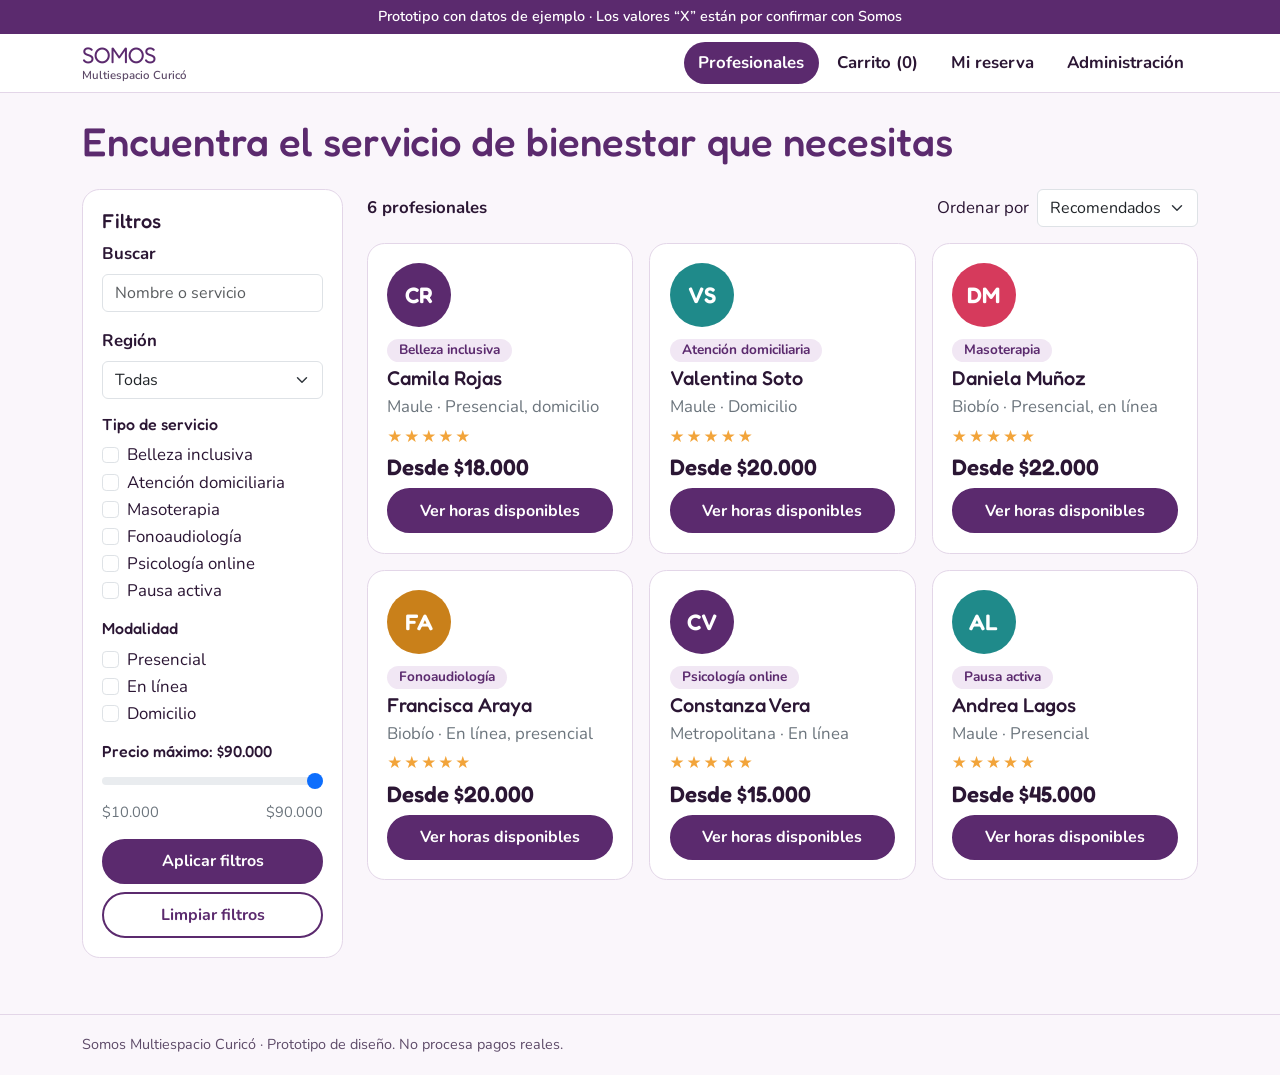
<file: index.html>
<!DOCTYPE html>
<html lang="es">
<head>
  <meta charset="utf-8">
  <meta name="viewport" content="width=device-width, initial-scale=1">
  <title>Profesionales – Somos Multiespacio Curicó</title>
  <link rel="stylesheet" href="https://cdn.jsdelivr.net/npm/bootstrap@5.3.3/dist/css/bootstrap.min.css">
  <link rel="stylesheet" href="css/style.css">
</head>
<body>
<div class="banner">Prototipo con datos de ejemplo · Los valores “X” están por confirmar con Somos</div>
<header class="encabezado">
  <div class="container d-flex flex-wrap justify-content-between align-items-center gap-2 py-2">
    <a class="marca" href="index.html">SOMOS<small>Multiespacio Curicó</small></a>
    <nav class="menu d-flex flex-wrap gap-1" aria-label="Principal">
      <a href="index.html" class="activo">Profesionales</a>
      <a href="carrito.html">Carrito (<span id="n-carrito">0</span>)</a>
      <a href="estado.html">Mi reserva</a>
      <a href="admin.html">Administración</a>
    </nav>
  </div>
</header>
<main class="container py-4">
  <h1 class="mb-4">Encuentra el servicio de bienestar que necesitas</h1>
  <div class="row g-4">
    <aside class="col-lg-3">
      <div class="tarjeta">
        <h2 class="h5">Filtros</h2>
        <label class="form-label fw-bold" for="buscar">Buscar</label>
        <input id="buscar" class="form-control mb-3" placeholder="Nombre o servicio">
        
        <label class="form-label fw-bold" for="region">Región</label>
        <select id="region" class="form-select mb-3">
          <option value="Todas">Todas</option>
          <option value="Maule">Maule</option>
          <option value="Biobío">Biobío</option>
          <option value="Metropolitana">Metropolitana</option>
        </select>
        
        <h3 class="h6">Tipo de servicio</h3>
        <div class="form-check"><input class="form-check-input f-tipo" type="checkbox" id="t1" value="Belleza inclusiva"><label class="form-check-label" for="t1">Belleza inclusiva</label></div>
        <div class="form-check"><input class="form-check-input f-tipo" type="checkbox" id="t2" value="Atención domiciliaria"><label class="form-check-label" for="t2">Atención domiciliaria</label></div>
        <div class="form-check"><input class="form-check-input f-tipo" type="checkbox" id="t3" value="Masoterapia"><label class="form-check-label" for="t3">Masoterapia</label></div>
        <div class="form-check"><input class="form-check-input f-tipo" type="checkbox" id="t4" value="Fonoaudiología"><label class="form-check-label" for="t4">Fonoaudiología</label></div>
        <div class="form-check"><input class="form-check-input f-tipo" type="checkbox" id="t5" value="Psicología online"><label class="form-check-label" for="t5">Psicología online</label></div>
        <div class="form-check"><input class="form-check-input f-tipo" type="checkbox" id="t6" value="Pausa activa"><label class="form-check-label" for="t6">Pausa activa</label></div>
        
        <h3 class="h6 mt-3">Modalidad</h3>
        <div class="form-check"><input class="form-check-input f-mod" type="checkbox" id="m1" value="Presencial"><label class="form-check-label" for="m1">Presencial</label></div>
        <div class="form-check"><input class="form-check-input f-mod" type="checkbox" id="m2" value="En línea"><label class="form-check-label" for="m2">En línea</label></div>
        <div class="form-check"><input class="form-check-input f-mod" type="checkbox" id="m3" value="Domicilio"><label class="form-check-label" for="m3">Domicilio</label></div>
        
        <h3 class="h6 mt-3"><label for="precio">Precio máximo</label>: <span id="precio-valor">$90.000</span></h3>
        <input id="precio" type="range" class="form-range" min="10000" max="90000" step="1000" value="90000">
        <div class="d-flex justify-content-between small text-secondary"><span>$10.000</span><span>$90.000</span></div>
        
        <button class="btn btn-somos w-100 mt-3" type="button" id="aplicar">Aplicar filtros</button>
        <button class="btn btn-somos-borde w-100 mt-2" type="button" id="limpiar">Limpiar filtros</button>
      </div>
    </aside>
    <section class="col-lg-9">
      <div class="d-flex flex-wrap justify-content-between align-items-center gap-2 mb-3">
        <strong id="contador">6 profesionales</strong>
        <label class="d-flex align-items-center gap-2">Ordenar por
          <select class="form-select w-auto"><option>Recomendados</option><option>Menor precio</option></select>
        </label>
      </div>
      <div class="row g-3" id="contenedor-profesionales">
        <!-- CAMBIO CLAVE: Agregamos data-region, data-tipo, data-mod, data-precio -->
        <div class="col-md-6 col-xl-4 profesional" data-region="Maule" data-tipo="Belleza inclusiva" data-mod="Presencial, Domicilio" data-precio="18000" data-nombre="Camila Rojas">
          <article class="tarjeta h-100 d-flex flex-column gap-1">
            <div class="avatar" style="background:#5b2a6e">CR</div>
            <span class="etiqueta align-self-start mt-2">Belleza inclusiva</span>
            <h3 class="h5 mb-0">Camila Rojas</h3>
            <p class="text-secondary mb-0">Maule · Presencial, domicilio</p>
            <p class="estrellas mb-0">★★★★★</p>
            <p class="precio mb-1">Desde $18.000</p>
            <a class="btn btn-somos mt-auto" href="perfil.html?pro=1">Ver horas disponibles</a>
          </article>
        </div>
        
        <div class="col-md-6 col-xl-4 profesional" data-region="Maule" data-tipo="Atención domiciliaria" data-mod="Domicilio" data-precio="20000" data-nombre="Valentina Soto">
          <article class="tarjeta h-100 d-flex flex-column gap-1">
            <div class="avatar" style="background:#1f8a8a">VS</div>
            <span class="etiqueta align-self-start mt-2">Atención domiciliaria</span>
            <h3 class="h5 mb-0">Valentina Soto</h3>
            <p class="text-secondary mb-0">Maule · Domicilio</p>
            <p class="estrellas mb-0">★★★★★</p>
            <p class="precio mb-1">Desde $20.000</p>
            <a class="btn btn-somos mt-auto" href="perfil.html?pro=2">Ver horas disponibles</a>
          </article>
        </div>
        
        <div class="col-md-6 col-xl-4 profesional" data-region="Biobío" data-tipo="Masoterapia" data-mod="Presencial, En línea" data-precio="22000" data-nombre="Daniela Muñoz">
          <article class="tarjeta h-100 d-flex flex-column gap-1">
            <div class="avatar" style="background:#d63a5c">DM</div>
            <span class="etiqueta align-self-start mt-2">Masoterapia</span>
            <h3 class="h5 mb-0">Daniela Muñoz</h3>
            <p class="text-secondary mb-0">Biobío · Presencial, en línea</p>
            <p class="estrellas mb-0">★★★★★</p>
            <p class="precio mb-1">Desde $22.000</p>
            <a class="btn btn-somos mt-auto" href="perfil.html?pro=3">Ver horas disponibles</a>
          </article>
        </div>
        
        <div class="col-md-6 col-xl-4 profesional" data-region="Biobío" data-tipo="Fonoaudiología" data-mod="En línea, Presencial" data-precio="20000" data-nombre="Francisca Araya">
          <article class="tarjeta h-100 d-flex flex-column gap-1">
            <div class="avatar" style="background:#c9801a">FA</div>
            <span class="etiqueta align-self-start mt-2">Fonoaudiología</span>
            <h3 class="h5 mb-0">Francisca Araya</h3>
            <p class="text-secondary mb-0">Biobío · En línea, presencial</p>
            <p class="estrellas mb-0">★★★★★</p>
            <p class="precio mb-1">Desde $20.000</p>
            <a class="btn btn-somos mt-auto" href="perfil.html?pro=4">Ver horas disponibles</a>
          </article>
        </div>
        
        <div class="col-md-6 col-xl-4 profesional" data-region="Metropolitana" data-tipo="Psicología online" data-mod="En línea" data-precio="15000" data-nombre="Constanza Vera">
          <article class="tarjeta h-100 d-flex flex-column gap-1">
            <div class="avatar" style="background:#5b2a6e">CV</div>
            <span class="etiqueta align-self-start mt-2">Psicología online</span>
            <h3 class="h5 mb-0">Constanza Vera</h3>
            <p class="text-secondary mb-0">Metropolitana · En línea</p>
            <p class="estrellas mb-0">★★★★★</p>
            <p class="precio mb-1">Desde $15.000</p>
            <a class="btn btn-somos mt-auto" href="perfil.html?pro=5">Ver horas disponibles</a>
          </article>
        </div>
        
        <div class="col-md-6 col-xl-4 profesional" data-region="Maule" data-tipo="Pausa activa" data-mod="Presencial" data-precio="45000" data-nombre="Andrea Lagos">
          <article class="tarjeta h-100 d-flex flex-column gap-1">
            <div class="avatar" style="background:#1f8a8a">AL</div>
            <span class="etiqueta align-self-start mt-2">Pausa activa</span>
            <h3 class="h5 mb-0">Andrea Lagos</h3>
            <p class="text-secondary mb-0">Maule · Presencial</p>
            <p class="estrellas mb-0">★★★★★</p>
            <p class="precio mb-1">Desde $45.000</p>
            <a class="btn btn-somos mt-auto" href="perfil.html?pro=6">Ver horas disponibles</a>
          </article>
        </div>
      </div>
      <p id="sin-resultados" class="d-none mt-3 text-danger fw-bold">No hay profesionales con esos filtros. Prueba quitando alguno.</p>
    </section>
  </div>
</main>
<footer class="pie"><div class="container">Somos Multiespacio Curicó · Prototipo de diseño. No procesa pagos reales.</div></footer>
<script src="js/app.js"></script>
</body>
</html>
</file>
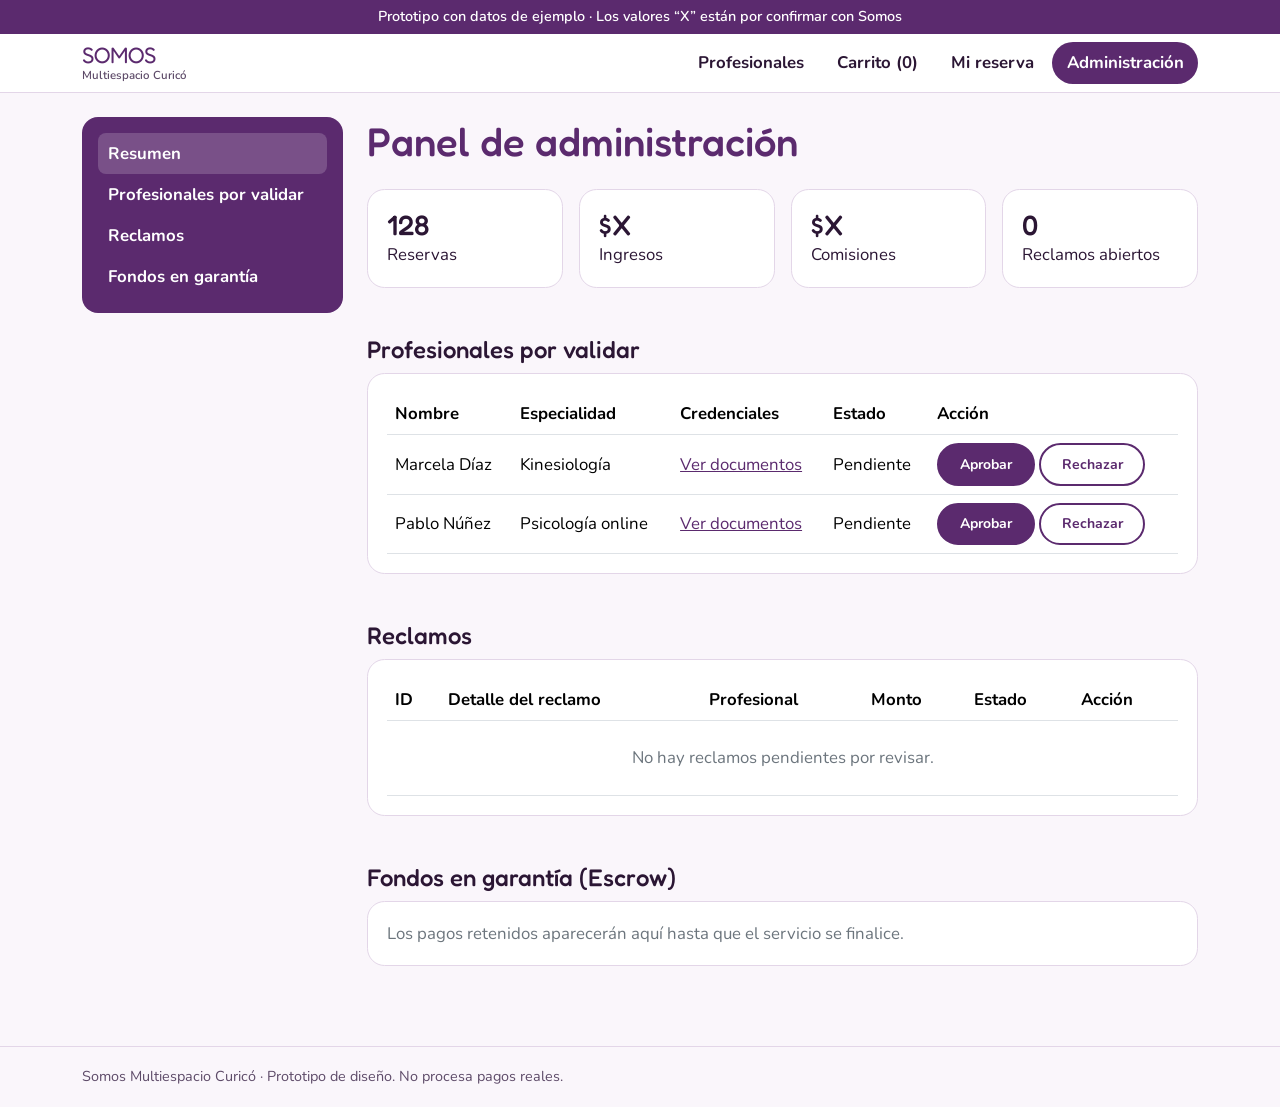
<file: admin.html>
<!DOCTYPE html>
<html lang="es">
<head>
  <meta charset="utf-8">
  <meta name="viewport" content="width=device-width, initial-scale=1">
  <title>Administración – Somos Multiespacio Curicó</title>
  <link rel="stylesheet" href="https://cdn.jsdelivr.net/npm/bootstrap@5.3.3/dist/css/bootstrap.min.css">
  <link rel="stylesheet" href="css/style.css">
</head>
<body>
<div class="banner">Prototipo con datos de ejemplo · Los valores “X” están por confirmar con Somos</div>
<header class="encabezado">
  <div class="container d-flex flex-wrap justify-content-between align-items-center gap-2 py-2">
    <a class="marca" href="index.html">SOMOS<small>Multiespacio Curicó</small></a>
    <nav class="menu d-flex flex-wrap gap-1" aria-label="Principal">
      <a href="index.html">Profesionales</a>
      <a href="carrito.html">Carrito (<span id="n-carrito">0</span>)</a>
      <a href="estado.html">Mi reserva</a>
      <a href="admin.html" class="activo">Administración</a>
    </nav>
  </div>
</header>
<main class="container py-4">
  <div class="row g-4">
    <aside class="col-lg-3">
      <nav class="lateral" aria-label="Administración">
        <a class="activo" href="#resumen">Resumen</a>
        <a href="#validar">Profesionales por validar</a>
        <a href="#reclamos">Reclamos</a>
        <a href="#garantia">Fondos en garantía</a>
      </nav>
    </aside>
    <section class="col-lg-9">
      <h1 class="mb-4" id="resumen">Panel de administración</h1>
      
      <div class="row g-3 mb-4">
        <div class="col-6 col-md-3"><div class="tarjeta"><h2 class="h3 mb-0">128</h2>Reservas</div></div>
        <div class="col-6 col-md-3"><div class="tarjeta"><h2 class="h3 mb-0">$X</h2>Ingresos</div></div>
        <div class="col-6 col-md-3"><div class="tarjeta"><h2 class="h3 mb-0">$X</h2>Comisiones</div></div>
        <div class="col-6 col-md-3">
          <div class="tarjeta">
            <h2 class="h3 mb-0" id="contador-reclamos">0</h2>
            Reclamos abiertos
          </div>
        </div>
      </div>

      <h2 class="h4 mt-5" id="validar">Profesionales por validar</h2>
      <div class="table-responsive tarjeta mb-4">
        <table class="table align-middle mb-0">
          <thead><tr><th>Nombre</th><th>Especialidad</th><th>Credenciales</th><th>Estado</th><th>Acción</th></tr></thead>
          <tbody>
            <tr class="pro-fila"><td>Marcela Díaz</td><td>Kinesiología</td><td><a href="#validar">Ver documentos</a></td><td class="pro-estado">Pendiente</td><td><button class="btn btn-somos btn-sm btn-aprobar" type="button">Aprobar</button> <button class="btn btn-somos-borde btn-sm btn-rechazar" type="button">Rechazar</button></td></tr>
            <tr class="pro-fila"><td>Pablo Núñez</td><td>Psicología online</td><td><a href="#validar">Ver documentos</a></td><td class="pro-estado">Pendiente</td><td><button class="btn btn-somos btn-sm btn-aprobar" type="button">Aprobar</button> <button class="btn btn-somos-borde btn-sm btn-rechazar" type="button">Rechazar</button></td></tr>
          </tbody>
        </table>
      </div>

      <h2 class="h4 mt-5" id="reclamos">Reclamos</h2>
      <div class="table-responsive tarjeta mb-4">
        <table class="table align-middle mb-0">
          <thead><tr><th>ID</th><th>Detalle del reclamo</th><th>Profesional</th><th>Monto</th><th>Estado</th><th>Acción</th></tr></thead>
          <tbody id="tabla-reclamos">
            <tr id="fila-vacia"><td colspan="6" class="text-center text-secondary py-4">No hay reclamos pendientes por revisar.</td></tr>
          </tbody>
        </table>
      </div>

      <h2 class="h4 mt-5" id="garantia">Fondos en garantía (Escrow)</h2>
      <div class="tarjeta mb-4">
        <p class="text-secondary mb-0" id="texto-escrow">Los pagos retenidos aparecerán aquí hasta que el servicio se finalice.</p>
      </div>

    </section>
  </div>
</main>
<footer class="pie"><div class="container">Somos Multiespacio Curicó · Prototipo de diseño. No procesa pagos reales.</div></footer>

<script src="js/app.js"></script>
</body>
</html>
</file>
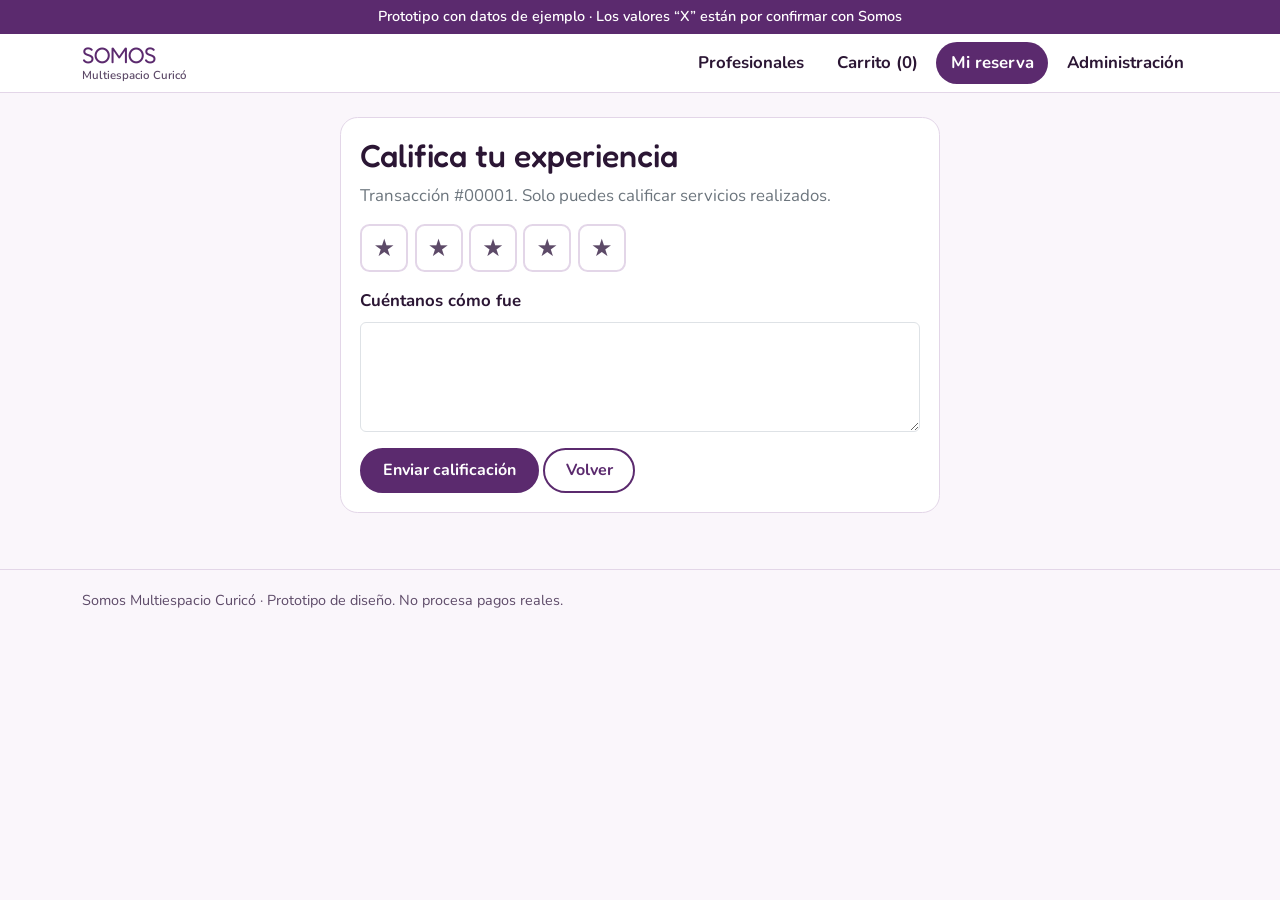
<file: calificar.html>
<!DOCTYPE html>
<html lang="es">
<head>
  <meta charset="utf-8">
  <meta name="viewport" content="width=device-width, initial-scale=1">
  <title>Calificación – Somos Multiespacio Curicó</title>
  <link rel="stylesheet" href="https://cdn.jsdelivr.net/npm/bootstrap@5.3.3/dist/css/bootstrap.min.css">
  <link rel="stylesheet" href="css/style.css">
</head>
<body>
<div class="banner">Prototipo con datos de ejemplo · Los valores “X” están por confirmar con Somos</div>
<header class="encabezado">
  <div class="container d-flex flex-wrap justify-content-between align-items-center gap-2 py-2">
    <a class="marca" href="index.html">SOMOS<small>Multiespacio Curicó</small></a>
    <nav class="menu d-flex flex-wrap gap-1" aria-label="Principal">
      <a href="index.html">Profesionales</a>
      <a href="carrito.html">Carrito (<span id="n-carrito">0</span>)</a>
      <a href="estado.html" class="activo">Mi reserva</a>
      <a href="admin.html">Administración</a>
    </nav>
  </div>
</header>
<main class="container py-4">
  <div class="tarjeta mx-auto" style="max-width:600px">
    <h1 class="h2">Califica tu experiencia</h1>
    <p class="text-secondary">Transacción #00001. Solo puedes calificar servicios realizados.</p>
    <div class="mb-3" role="group" aria-label="Valoración de 1 a 5">
      <button class="estrella" type="button" aria-label="1 de 5">★</button><button class="estrella" type="button" aria-label="2 de 5">★</button><button class="estrella" type="button" aria-label="3 de 5">★</button><button class="estrella" type="button" aria-label="4 de 5">★</button><button class="estrella" type="button" aria-label="5 de 5">★</button>
    </div>
    <label class="form-label fw-bold" for="comentario">Cuéntanos cómo fue</label>
    <textarea id="comentario" class="form-control" rows="4"></textarea>
    <div class="aviso" id="aviso" role="alert">Elige una valoración y escribe un comentario.</div>
    <div class="aviso ok" id="gracias" role="status">¡Gracias por calificar este servicio!</div>
    <button class="btn btn-somos mt-3" type="button" id="enviar">Enviar calificación</button>
    <a class="btn btn-somos-borde mt-3" href="estado.html">Volver</a>
  </div>
</main>
<footer class="pie"><div class="container">Somos Multiespacio Curicó · Prototipo de diseño. No procesa pagos reales.</div></footer>
<script src="js/app.js"></script>
</body>
</html>
</file>
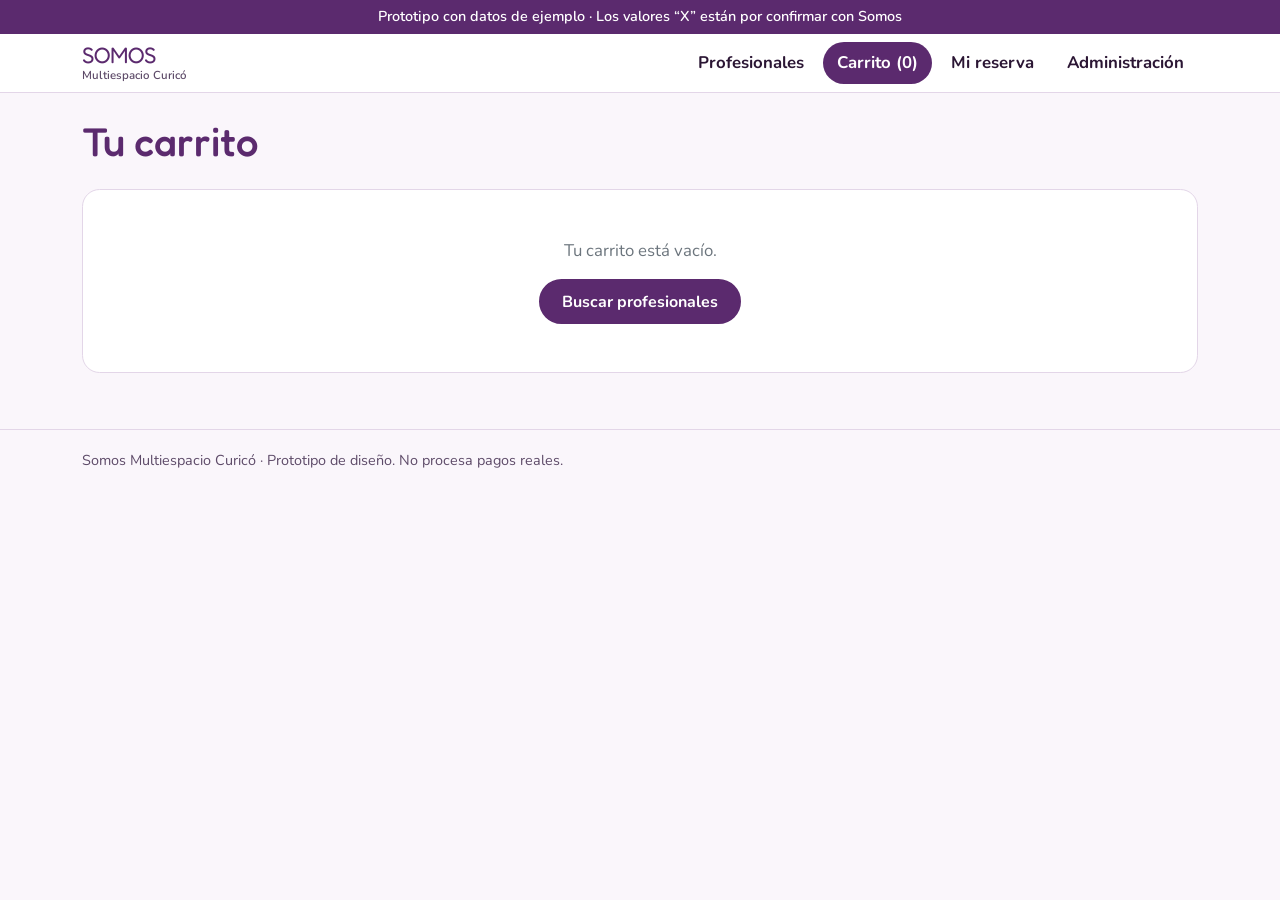
<file: carrito.html>
<!DOCTYPE html>
<html lang="es">
<head>
  <meta charset="utf-8">
  <meta name="viewport" content="width=device-width, initial-scale=1">
  <title>Carrito – Somos Multiespacio Curicó</title>
  <link rel="stylesheet" href="https://cdn.jsdelivr.net/npm/bootstrap@5.3.3/dist/css/bootstrap.min.css">
  <link rel="stylesheet" href="css/style.css">
</head>
<body>
<div class="banner">Prototipo con datos de ejemplo · Los valores “X” están por confirmar con Somos</div>
<header class="encabezado">
  <div class="container d-flex flex-wrap justify-content-between align-items-center gap-2 py-2">
    <a class="marca" href="index.html">SOMOS<small>Multiespacio Curicó</small></a>
    <nav class="menu d-flex flex-wrap gap-1" aria-label="Principal">
      <a href="index.html">Profesionales</a>
      <a href="carrito.html" class="activo">Carrito (<span id="n-carrito">0</span>)</a>
      <a href="estado.html">Mi reserva</a>
      <a href="admin.html">Administración</a>
    </nav>
  </div>
</header>
<main class="container py-4">
  <h1 class="mb-4">Tu carrito</h1>
  
  <div id="carrito-vacio" class="tarjeta d-none text-center py-5">
    <p class="text-secondary">Tu carrito está vacío.</p>
    <a class="btn btn-somos" href="index.html">Buscar profesionales</a>
  </div>

  <div id="carrito-lleno" class="row g-4 d-none">
    <section class="col-lg-7">
      <div class="tarjeta d-flex flex-wrap justify-content-between gap-3">
        <div>
          <strong id="c-servicio"></strong><br>
          <span id="c-detalle"></span><br>
          <span id="c-fecha"></span><br>
          <button class="btn btn-link text-danger p-0 mt-2" type="button" id="quitar">Quitar</button>
        </div>
        <div class="precio" id="c-precio"></div>
      </div>
    </section>
    <aside class="col-lg-5">
      <div class="tarjeta">
        <h2 class="h4">Resumen</h2>
        <div class="fila-total"><span>Valor del servicio</span><strong id="r-valor"></strong></div>
        <div class="fila-total"><span>Cargo por gestión <span class="etiqueta por-confirmar">por confirmar</span></span><strong>$X</strong></div>
        <div class="fila-total"><strong>Total</strong><strong id="r-total"></strong></div>
        
        <div class="form-check mt-3">
          <input class="form-check-input" type="checkbox" id="terminos">
          <label class="form-check-label" for="terminos">Acepto los términos y condiciones. La plataforma actúa como intermediario de servicios.</label>
        </div>
        <div class="aviso" id="aviso" role="alert">Debes aceptar los términos para continuar.</div>
        <button class="btn btn-somos w-100 mt-3" type="button" id="ir-pagar-btn">Ir a pagar</button>
        <p class="small text-secondary mt-2 mb-0">Tu pago queda retenido hasta que el servicio se realice.</p>
      </div>
    </aside>
  </div>
</main>
<footer class="pie"><div class="container">Somos Multiespacio Curicó · Prototipo de diseño. No procesa pagos reales.</div></footer>
<script src="js/app.js"></script>
</body>
</html>
</file>
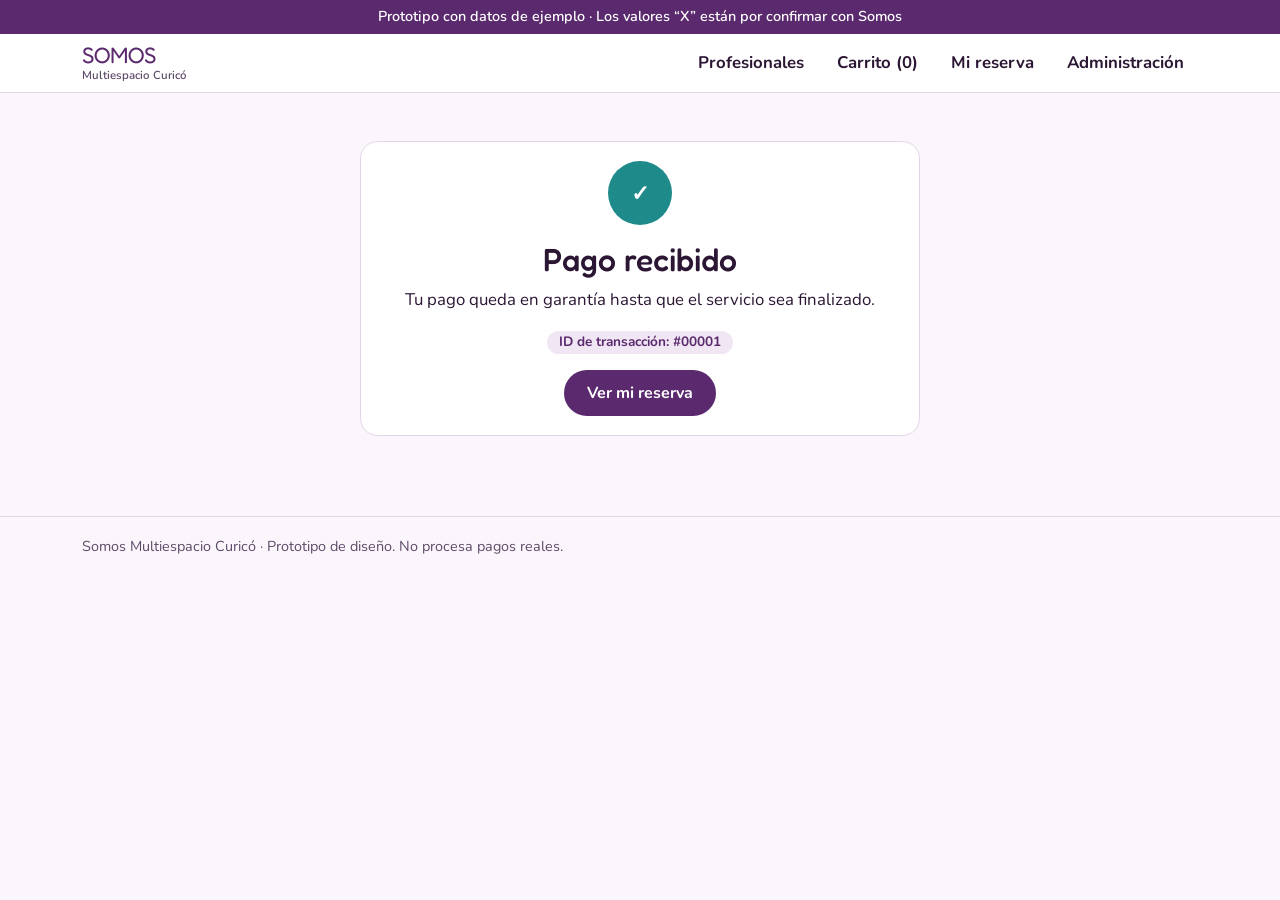
<file: confirmado.html>
<!DOCTYPE html>
<html lang="es">
<head>
  <meta charset="utf-8">
  <meta name="viewport" content="width=device-width, initial-scale=1">
  <title>Pago confirmado – Somos Multiespacio Curicó</title>
  <link rel="stylesheet" href="https://cdn.jsdelivr.net/npm/bootstrap@5.3.3/dist/css/bootstrap.min.css">
  <link rel="stylesheet" href="css/style.css">
</head>
<body>
<div class="banner">Prototipo con datos de ejemplo · Los valores “X” están por confirmar con Somos</div>
<header class="encabezado">
  <div class="container d-flex flex-wrap justify-content-between align-items-center gap-2 py-2">
    <a class="marca" href="index.html">SOMOS<small>Multiespacio Curicó</small></a>
    <nav class="menu d-flex flex-wrap gap-1" aria-label="Principal">
      <a href="index.html">Profesionales</a>
      <a href="carrito.html">Carrito (<span id="n-carrito">0</span>)</a>
      <a href="estado.html">Mi reserva</a>
      <a href="admin.html">Administración</a>
    </nav>
  </div>
</header>
<main class="container py-5" id="pago-confirmado">
  <div class="tarjeta text-center mx-auto" style="max-width:560px">
    <div class="avatar mx-auto mb-3" style="background:var(--verde)" aria-hidden="true">✓</div>
    <h1 class="h2">Pago recibido</h1>
    <p>Tu pago queda en garantía hasta que el servicio sea finalizado.</p>
    <p><span class="etiqueta">ID de transacción: #00001</span></p>
    <!-- El ID nos sirve para inyectarle los parámetros de la URL -->
    <a class="btn btn-somos" href="estado.html" id="btn-ver-reserva">Ver mi reserva</a>
  </div>
</main>
<footer class="pie"><div class="container">Somos Multiespacio Curicó · Prototipo de diseño. No procesa pagos reales.</div></footer>
<script src="js/app.js"></script>


</body>
</html>
</file>
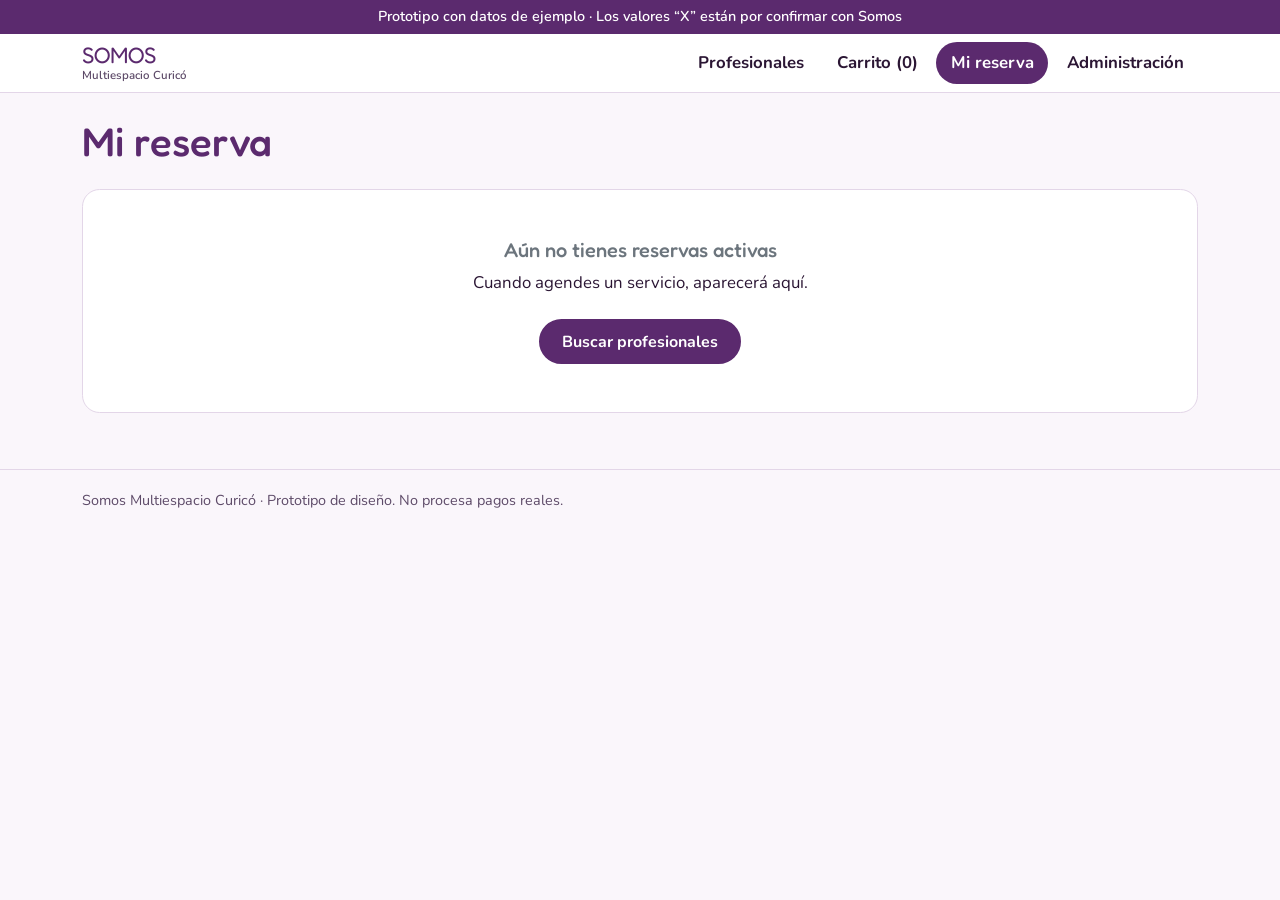
<file: estado.html>
<!DOCTYPE html>
<html lang="es">
<head>
  <meta charset="utf-8">
  <meta name="viewport" content="width=device-width, initial-scale=1">
  <title>Mi reserva – Somos Multiespacio Curicó</title>
  <link rel="stylesheet" href="https://cdn.jsdelivr.net/npm/bootstrap@5.3.3/dist/css/bootstrap.min.css">
  <link rel="stylesheet" href="css/style.css">
</head>
<body>
<div class="banner">Prototipo con datos de ejemplo · Los valores “X” están por confirmar con Somos</div>
<header class="encabezado">
  <div class="container d-flex flex-wrap justify-content-between align-items-center gap-2 py-2">
    <a class="marca" href="index.html">SOMOS<small>Multiespacio Curicó</small></a>
    <nav class="menu d-flex flex-wrap gap-1" aria-label="Principal">
      <a href="index.html">Profesionales</a>
      <a href="carrito.html">Carrito (<span id="n-carrito">0</span>)</a>
      <a href="estado.html" class="activo">Mi reserva</a>
      <a href="admin.html">Administración</a>
    </nav>
  </div>
</header>
<main class="container py-4">
  <h1 class="mb-4">Mi reserva</h1>
  
  <div id="estado-vacio" class="tarjeta text-center py-5">
    <h3 class="h5 text-secondary">Aún no tienes reservas activas</h3>
    <p class="mb-4">Cuando agendes un servicio, aparecerá aquí.</p>
    <!-- Cambiamos el texto y la acción del botón -->
    <a href="index.html" class="btn btn-somos" id="btn-simular">Buscar profesionales</a>
  </div>

  <div id="reserva-activa" class="d-none">
    <div class="tarjeta">
        <strong id="r-servicio">Corte y peinado</strong> · <span id="r-pro">Camila Rojas</span><br>
        <span id="r-fecha">Miércoles 18 de noviembre, 15:00 hrs</span> · ID #00001
    </div>
    
    <!-- Le pusimos un ID a los pasos para poder cambiarlos desde JS -->
    <div class="pasos" id="pasos-reserva"></div>
    
    <p class="text-secondary" id="texto-reclamo">El profesional marca el servicio como finalizado. Tienes X días para reclamar <span class="etiqueta por-confirmar">por confirmar</span>.</p>
    
    <div id="info-reclamo" class="tarjeta d-none mb-3"></div>
    <details class="tarjeta mb-3" id="form-reclamo">
      <summary class="fw-bold">Reportar un problema</summary>
      <label class="form-label mt-3" for="motivo">Cuéntanos qué pasó</label>
      <textarea id="motivo" class="form-control mb-3" rows="3"></textarea>
      <button class="btn btn-somos-borde" type="button" id="btn-reclamo">Enviar reclamo</button>
      <p class="small text-secondary mt-2 mb-0">El pago sigue retenido mientras Administración revisa tu caso.</p>
    </details>
    
    <a class="btn btn-somos" href="calificar.html">Calificar el servicio</a>
  </div>

</main>
<footer class="pie"><div class="container">Somos Multiespacio Curicó · Prototipo de diseño. No procesa pagos reales.</div></footer>

<script src="js/app.js"></script>
</body>
</html>
</file>
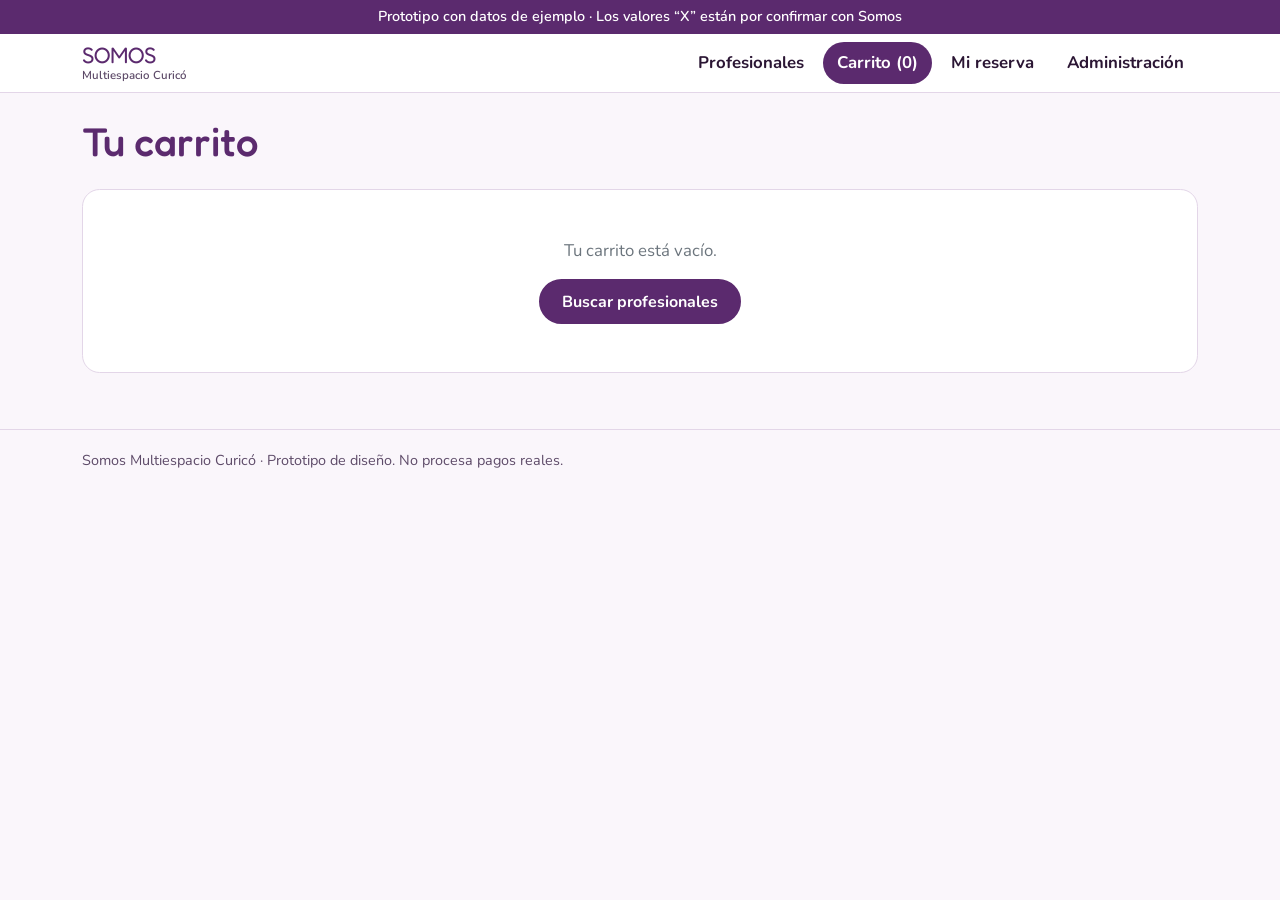
<file: pago.html>
<!DOCTYPE html>
<html lang="es">
<head>
  <meta charset="utf-8">
  <meta name="viewport" content="width=device-width, initial-scale=1">
  <title>Pago – Somos Multiespacio Curicó</title>
  <link rel="stylesheet" href="https://cdn.jsdelivr.net/npm/bootstrap@5.3.3/dist/css/bootstrap.min.css">
  <link rel="stylesheet" href="css/style.css">
</head>
<body>
<div class="banner">Prototipo con datos de ejemplo · Los valores “X” están por confirmar con Somos</div>
<header class="encabezado">
  <div class="container d-flex flex-wrap justify-content-between align-items-center gap-2 py-2">
    <a class="marca" href="index.html">SOMOS<small>Multiespacio Curicó</small></a>
    <nav class="menu d-flex flex-wrap gap-1" aria-label="Principal">
      <a href="index.html">Profesionales</a>
      <a href="carrito.html" class="activo">Carrito (<span id="n-carrito">0</span>)</a>
      <a href="estado.html">Mi reserva</a>
      <a href="admin.html">Administración</a>
    </nav>
  </div>
</header>
<main class="container py-4">
  <h1 class="mb-4">Pagar</h1>
  <div class="row g-4">
    <section class="col-lg-7">
      <div class="tarjeta mb-3">
        <h2 class="h4">Datos del cliente</h2>
        
        <label class="form-label fw-bold" for="tipo-cliente">Tipo de cliente</label>
        <select id="tipo-cliente" class="form-select mb-3">
          <option value="empresa">Empresa privada</option>
          <option value="institucion">Institución, junta de vecinos u organización comunitaria</option>
          <option value="persona" selected>Persona natural</option>
        </select>
        
        <label class="form-label fw-bold" id="etiqueta-rut" for="rut">RUT (RUN) de la persona</label>
        <input id="rut" class="form-control mb-3" placeholder="12.345.678-9">
        
        <label class="form-label fw-bold" for="nombre">Nombre o razón social</label>
        <input id="nombre" class="form-control mb-3">
        
        <span class="etiqueta etiqueta-verde" id="documento">Documento: Boleta</span>
      </div>
      
      <div class="tarjeta">
        <h2 class="h4">Medio de pago</h2>
        <p>Proveedor de pagos <span class="etiqueta por-confirmar">por definir</span></p>
        <div class="aviso" id="aviso" role="alert">Completa el RUT y el nombre para continuar.</div>
        <button class="btn btn-somos w-100 mt-3" type="button" id="pagar">Pagar $18.000 + $X</button>
      </div>
    </section>
    <aside class="col-lg-5">
      <div class="tarjeta">
        <h2 class="h4">Resumen</h2>
        <p id="p-detalle">Corte y peinado<br>Camila Rojas<br>Miércoles 18 de noviembre, 15:00 hrs</p>
        <div class="fila-total"><strong>Total</strong><strong id="p-total">$18.000 + $X</strong></div>
      </div>
    </aside>
  </div>
</main>
<footer class="pie"><div class="container">Somos Multiespacio Curicó · Prototipo de diseño. No procesa pagos reales.</div></footer>
<script src="js/app.js"></script>
</body>
</html>
</file>
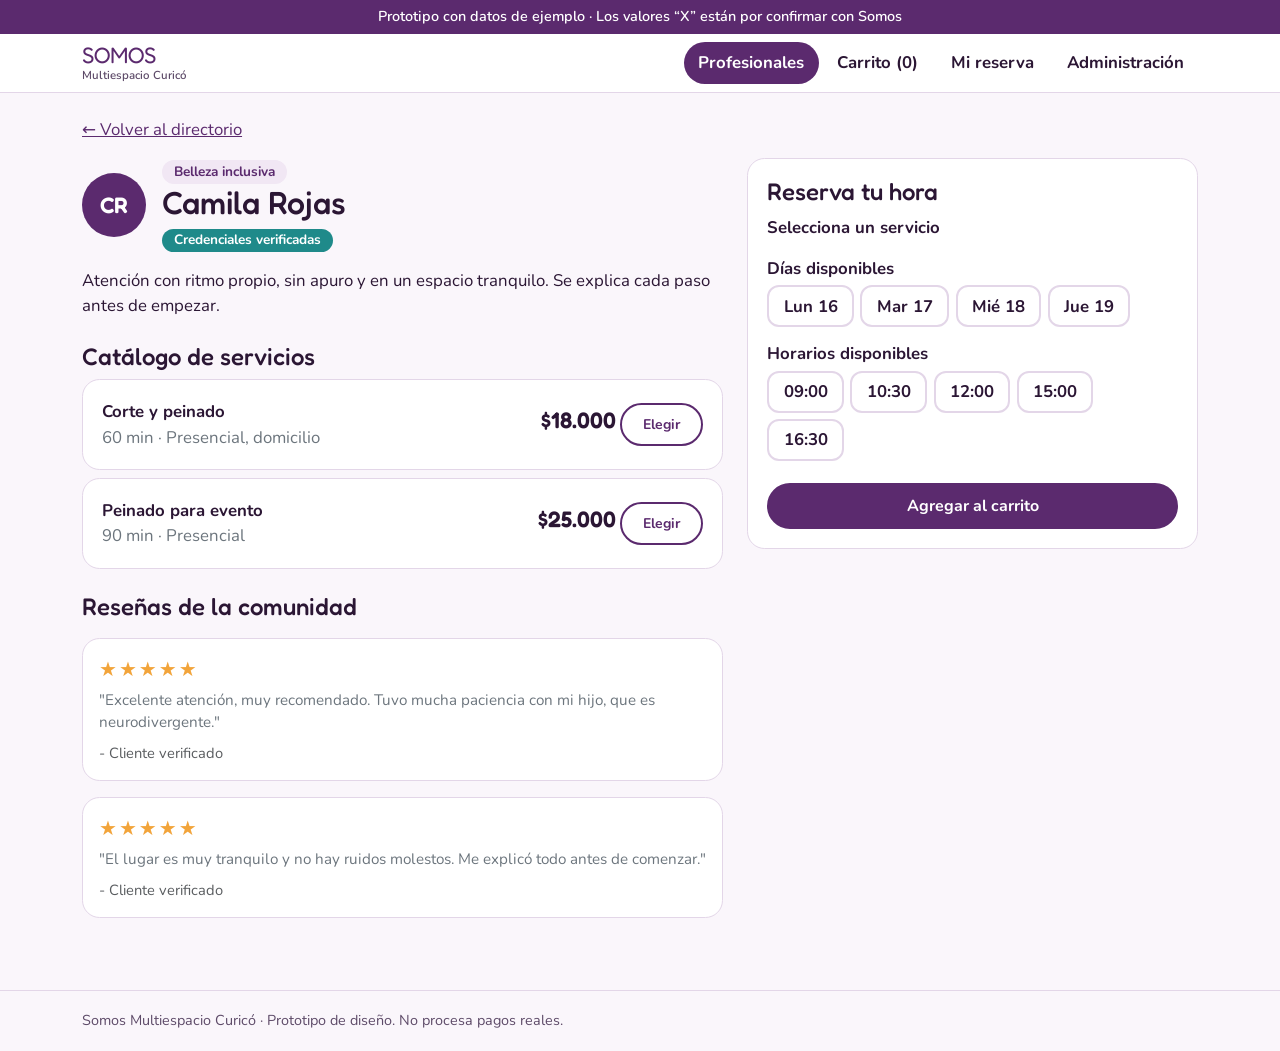
<file: perfil.html>
<!DOCTYPE html>
<html lang="es">
<head>
  <meta charset="utf-8">
  <meta name="viewport" content="width=device-width, initial-scale=1">
  <title>Perfil del profesional – Somos Multiespacio Curicó</title>
  <link rel="stylesheet" href="https://cdn.jsdelivr.net/npm/bootstrap@5.3.3/dist/css/bootstrap.min.css">
  <link rel="stylesheet" href="css/style.css">
</head>
<body>
<div class="banner">Prototipo con datos de ejemplo · Los valores “X” están por confirmar con Somos</div>
<header class="encabezado">
  <div class="container d-flex flex-wrap justify-content-between align-items-center gap-2 py-2">
    <a class="marca" href="index.html">SOMOS<small>Multiespacio Curicó</small></a>
    <nav class="menu d-flex flex-wrap gap-1" aria-label="Principal">
      <a href="index.html" class="activo">Profesionales</a>
      <a href="carrito.html">Carrito (<span id="n-carrito">0</span>)</a>
      <a href="estado.html">Mi reserva</a>
      <a href="admin.html">Administración</a>
    </nav>
  </div>
</header>
<main class="container py-4">
  <p><a href="index.html">← Volver al directorio</a></p>
  <div class="row g-4">
    <!-- COLUMNA IZQUIERDA: DATOS Y CATÁLOGO -->
    <section class="col-lg-7">
      <div class="d-flex gap-3 align-items-center">
        <div class="avatar" id="pro-avatar" style="background:#5b2a6e">CR</div>
        <div>
          <span class="etiqueta" id="pro-esp">Belleza inclusiva</span>
          <h1 class="h2 mb-1" id="pro-nombre">Camila Rojas</h1>
          <span class="etiqueta etiqueta-verde">Credenciales verificadas</span>
        </div>
      </div>
      <p class="mt-3" id="pro-desc">Atención con ritmo propio...</p>
      
      <h2 class="h4 mt-4">Catálogo de servicios</h2>
      <!-- Aquí JS inyectará los servicios -->
      <div id="lista-servicios"></div>
      
      <h2 class="h4 mt-4">Reseñas de la comunidad</h2>
      <div id="lista-resenas" class="mt-3"></div>
    </section>
    
    <!-- COLUMNA DERECHA: AGENDA Y HORARIOS -->
    <aside class="col-lg-5">
      <div class="tarjeta">
        <h2 class="h4">Reserva tu hora</h2>
        <p><strong id="resumen-servicio">Selecciona un servicio</strong></p>
        
        <p class="fw-bold mb-1">Días disponibles</p>
        <!-- Aquí JS inyectará los días -->
        <div id="dias-disponibles"></div>
        
        <p class="fw-bold mb-1 mt-2">Horarios disponibles</p>
        <!-- Aquí JS inyectará las horas -->
        <div id="horas-disponibles"></div>
        
        <div class="aviso" id="aviso" role="alert">Elige un servicio, un día y una hora.</div>
        <button class="btn btn-somos w-100 mt-3" type="button" id="agregar">Agregar al carrito</button>
      </div>
    </aside>
  </div>
</main>
<footer class="pie"><div class="container">Somos Multiespacio Curicó · Prototipo de diseño. No procesa pagos reales.</div></footer>
<script src="js/app.js"></script>

<!-- SCRIPT PARA DATOS DINÁMICOS -->
<script>
  const params = new URLSearchParams(window.location.search);
  const proId = params.get('pro') || '1';
  
  // BASE DE DATOS SIMULADA (Cada uno con sus servicios, precios, horarios y reseñas)
  const profesionales = {
      '1': { 
          nombre: 'Camila Rojas', esp: 'Belleza inclusiva', desc: 'Atención con ritmo propio, sin apuro y en un espacio tranquilo. Se explica cada paso antes de empezar.', 
          color: '#5b2a6e', iniciales: 'CR',
          servicios: [
              { nombre: 'Corte y peinado', precio: 18000, duracion: '60 min', mod: 'Presencial, domicilio' },
              { nombre: 'Peinado para evento', precio: 25000, duracion: '90 min', mod: 'Presencial' }
          ],
          dias: ['Lun 16', 'Mar 17', 'Mié 18', 'Jue 19'],
          horas: ['09:00', '10:30', '12:00', '15:00', '16:30'],
          resenas: [
              { estrellas: 5, texto: 'Excelente atención, muy recomendado. Tuvo mucha paciencia con mi hijo, que es neurodivergente.' },
              { estrellas: 5, texto: 'El lugar es muy tranquilo y no hay ruidos molestos. Me explicó todo antes de comenzar.' }
          ]
      },
      '2': { 
          nombre: 'Valentina Soto', esp: 'Atención domiciliaria', desc: 'Atención en la comodidad de tu hogar, adaptándome a tu rutina y necesidades.', 
          color: '#1f8a8a', iniciales: 'VS',
          servicios: [
              { nombre: 'Atención de enfermería', precio: 35000, duracion: '120 min', mod: 'Domicilio' },
              { nombre: 'Curación avanzada', precio: 20000, duracion: '45 min', mod: 'Domicilio' }
          ],
          dias: ['Lun 16', 'Mié 18', 'Vie 20'],
          horas: ['08:00', '11:00', '14:00', '17:00'],
          resenas: [
              { estrellas: 5, texto: 'Muy puntual. Llegó justo a la hora y trajo todo lo necesario para la atención a domicilio.' },
              { estrellas: 4, texto: 'Muy buena atención, me sentí muy cómoda en mi casa.' }
          ]
      },
      '3': { 
          nombre: 'Daniela Muñoz', esp: 'Masoterapia', desc: 'Alivio de tensiones y mejora del bienestar físico a través de masajes terapéuticos.', 
          color: '#d63a5c', iniciales: 'DM',
          servicios: [
              { nombre: 'Masaje descontracturante', precio: 22000, duracion: '60 min', mod: 'Presencial' },
              { nombre: 'Masaje relajación profunda', precio: 30000, duracion: '90 min', mod: 'Presencial, en línea (guía)' }
          ],
          dias: ['Mar 17', 'Jue 19', 'Sáb 21'],
          horas: ['10:00', '12:30', '16:00', '18:30'],
          resenas: [
              { estrellas: 5, texto: 'Tenía mucha tensión en la espalda y salí como nueva. Súper recomendada.' }
          ]
      },
      '4': { 
          nombre: 'Francisca Araya', esp: 'Fonoaudiología', desc: 'Evaluación y terapia del lenguaje para niños y adultos, presencial y online.', 
          color: '#c9801a', iniciales: 'FA',
          servicios: [
              { nombre: 'Evaluación fonoaudiológica', precio: 25000, duracion: '60 min', mod: 'En línea, Presencial' },
              { nombre: 'Sesión de terapia infantil', precio: 20000, duracion: '45 min', mod: 'En línea' }
          ],
          dias: ['Lun 16', 'Mar 17', 'Mié 18', 'Jue 19', 'Vie 20'],
          horas: ['09:30', '11:30', '15:30'],
          resenas: [
              { estrellas: 5, texto: 'Las sesiones online son muy dinámicas. Mi hijo ha avanzado muchísimo en poco tiempo.' }
          ]
      },
      '5': { 
          nombre: 'Constanza Vera', esp: 'Psicología online', desc: 'Acompañamiento psicológico desde la comodidad de tu casa. Terapia integral.', 
          color: '#5b2a6e', iniciales: 'CV',
          servicios: [
              { nombre: 'Sesión de psicoterapia', precio: 28000, duracion: '50 min', mod: 'En línea' },
              { nombre: 'Primera consulta de orientación', precio: 15000, duracion: '30 min', mod: 'En línea' }
          ],
          dias: ['Lun 16', 'Mié 18', 'Vie 20'],
          horas: ['18:00', '19:00', '20:00'],
          resenas: [
              { estrellas: 5, texto: 'La terapia online me ha ayudado mucho. Es muy empática y genera un espacio seguro.' }
          ]
      },
      '6': { 
          nombre: 'Andrea Lagos', esp: 'Pausa activa', desc: 'Ejercicios y dinámicas para mejorar el ambiente laboral y el bienestar corporativo.', 
          color: '#1f8a8a', iniciales: 'AL',
          servicios: [
              { nombre: 'Pausa activa para equipos (hasta 20 personas)', precio: 45000, duracion: '45 min', mod: 'Presencial' },
              { nombre: 'Taller de manejo del estrés', precio: 60000, duracion: '90 min', mod: 'Presencial, En línea' }
          ],
          dias: ['Vie 20', 'Sáb 21'],
          horas: ['09:00', '11:00'],
          resenas: [
              { estrellas: 5, texto: 'Contratamos la pausa activa para la oficina y al equipo le encantó.' }
          ]
      }
  };
  
  const p = profesionales[proId] || profesionales['1'];
  
  // 1. Cargar Cabecera
  document.getElementById('pro-nombre').innerText = p.nombre;
  document.getElementById('pro-esp').innerText = p.esp;
  document.getElementById('pro-desc').innerText = p.desc;
  document.getElementById('pro-avatar').style.background = p.color;
  document.getElementById('pro-avatar').innerText = p.iniciales;
  document.title = p.nombre + ' – Somos Multiespacio Curicó';

  // 2. Cargar Catálogo de Servicios
  const listaServicios = document.getElementById('lista-servicios');
  let htmlServicios = '';
  p.servicios.forEach((s, index) => {
      htmlServicios += `
        <div class="tarjeta mb-2 d-flex flex-wrap justify-content-between align-items-center gap-2">
            <div>
                <strong>${s.nombre}</strong><br>
                <span class="text-secondary">${s.duracion} · ${s.mod}</span>
            </div>
            <div>
                <span class="precio">$${s.precio.toLocaleString('es-CL')}</span> 
                <button class="btn btn-somos-borde btn-sm servicio-btn" type="button" 
                        data-nombre="${s.nombre}" data-precio="${s.precio}"
                        onclick="seleccionarServicio(this)">
                    Elegir
                </button>
            </div>
        </div>
      `;
  });
  listaServicios.innerHTML = htmlServicios;

  // 3. Cargar Días y Horas
  const listaDias = document.getElementById('dias-disponibles');
  const listaHoras = document.getElementById('horas-disponibles');
  
  let htmlDias = '';
  p.dias.forEach(d => { htmlDias += `<button class="opcion dia" type="button">${d}</button>`; });
  listaDias.innerHTML = htmlDias;

  let htmlHoras = '';
  p.horas.forEach(h => { htmlHoras += `<button class="opcion hora" type="button">${h}</button>`; });
  listaHoras.innerHTML = htmlHoras;

  // 4. Cargar Reseñas
  const contenedorResenas = document.getElementById('lista-resenas');
  let htmlResenas = '';
  p.resenas.forEach(r => {
      let estrellasLlenas = '★'.repeat(r.estrellas);
      let estrellasVacias = '☆'.repeat(5 - r.estrellas);
      htmlResenas += `
        <div class="tarjeta mb-3" style="padding: 1rem;">
            <p class="mb-1"><span class="estrellas fs-5">${estrellasLlenas}${estrellasVacias}</span></p>
            <p class="mb-0 text-secondary" style="font-size: 0.95rem;">"${r.texto}"</p>
            <p class="small text-muted mb-0 mt-2">- Cliente verificado</p>
        </div>
      `;
  });
  contenedorResenas.innerHTML = htmlResenas;

  // 5. Función para seleccionar servicio
  function seleccionarServicio(btn) {
      // Quitar clase activa a todos los botones
      document.querySelectorAll('.servicio-btn').forEach(b => {
          b.classList.remove('btn-somos');
          b.classList.add('btn-somos-borde');
          b.innerText = 'Elegir';
      });
      
      // Poner activo al botón clickeado
      btn.classList.remove('btn-somos-borde');
      btn.classList.add('btn-somos');
      btn.innerText = 'Elegido';
      
      // Actualizar el resumen
      const nombre = btn.getAttribute('data-nombre');
      const precio = parseInt(btn.getAttribute('data-precio'));
      document.getElementById('resumen-servicio').innerText = nombre + ' · $' + precio.toLocaleString('es-CL');
      
      // ¡NUEVO! Como app.js busca el evento click en los botones de días y horas, 
      // tenemos que avisarle a app.js cuál es el servicio elegido.
      // Lo haremos sobreescribiendo las variables globales de app.js si es necesario,
      // o simplemente actualizando el resumen y dejando que app.js lea el texto.
  }

  // IMPORTANTE: Como acabamos de crear los botones de día y hora con JS, 
  // el archivo app.js no los "conoce" porque se cargó antes. 
  // Vamos a hacer que funcionen directamente aquí:
  document.querySelectorAll('.dia').forEach(b => {
      b.addEventListener('click', function() {
          document.querySelectorAll('.dia').forEach(x => x.classList.remove('activo'));
          this.classList.add('activo');
      });
  });
  
  document.querySelectorAll('.hora').forEach(b => {
      b.addEventListener('click', function() {
          document.querySelectorAll('.hora').forEach(x => x.classList.remove('activo'));
          this.classList.add('activo');
      });
  });
</script>
</body>
</html>
</file>
<file: css/style.css>
/* ===== Estilos compartidos de Somos Multiespacio Curicó (mockup) ===== */
@import url('https://fonts.googleapis.com/css2?family=Fredoka:wght@500;600&family=Nunito:wght@400;600;700&display=swap');

/* Variables de color: si cambias una aquí, cambia en todo el sitio */
:root{
  --morado:#5b2a6e; --verde:#1f8a8a; --rosa:#d63a5c; --naranja:#f2a43a;
  --fondo:#faf6fb; --texto:#2b1634; --gris:#5d4a68; --borde:#e3d6e8; --suave:#f1e7f4;
}
body{background:var(--fondo);color:var(--texto);font-family:'Nunito',system-ui,sans-serif;font-size:1.05rem}
h1,h2,h3,h4,h5{font-family:'Fredoka','Nunito',sans-serif;color:var(--morado)}
a{color:var(--morado)}
:focus-visible{outline:3px solid var(--naranja);outline-offset:2px}

/* Banner superior y encabezado */
.banner{background:var(--morado);color:#fff;text-align:center;padding:.4rem 1rem;font-size:.9rem;font-weight:600}
.encabezado{background:#fff;border-bottom:1px solid var(--borde)}
.marca{font-family:'Fredoka',sans-serif;font-size:1.4rem;color:var(--morado);text-decoration:none;line-height:1.1}
.marca small{display:block;font:600 .72rem 'Nunito',sans-serif;color:var(--gris)}
.menu a{padding:.5rem .9rem;border-radius:50rem;text-decoration:none;color:var(--texto);font-weight:700}
.menu a:hover{background:var(--suave)}
.menu a.activo{background:var(--morado);color:#fff}

/* Botones */
.btn-somos{background:var(--morado);color:#fff;border:2px solid var(--morado);border-radius:50rem;font-weight:700;padding:.55rem 1.3rem}
.btn-somos:hover{background:#431f52;border-color:#431f52;color:#fff}
.btn-somos-borde{background:transparent;color:var(--morado);border:2px solid var(--morado);border-radius:50rem;font-weight:700;padding:.55rem 1.3rem}
.btn-somos-borde:hover{background:var(--suave);color:var(--morado)}

/* Tarjetas y etiquetas */
.tarjeta{background:#fff;border:1px solid var(--borde);border-radius:1.1rem;padding:1.2rem}
.avatar{width:64px;height:64px;border-radius:50%;display:grid;place-items:center;color:#fff;font:600 1.4rem 'Fredoka',sans-serif;flex:none}
.etiqueta{display:inline-block;padding:.1rem .75rem;border-radius:50rem;background:var(--suave);color:var(--morado);font-weight:700;font-size:.85rem}
.etiqueta-verde{background:var(--verde);color:#fff}
.por-confirmar{background:var(--naranja);color:#2b1634}
.precio{font:600 1.4rem 'Fredoka',sans-serif}
.estrellas{color:var(--naranja);letter-spacing:2px}
.fila-total{display:flex;justify-content:space-between;gap:1rem;border-bottom:1px solid var(--borde);padding:.5rem 0}

/* Botones de día, hora y estrellas (se activan con js/app.js) */
.opcion{border:2px solid var(--borde);background:#fff;border-radius:.75rem;padding:.4rem .9rem;font-weight:700;margin:0 .4rem .4rem 0;cursor:pointer;color:var(--texto)}
.opcion.activo{background:var(--verde);border-color:var(--verde);color:#fff}
.opcion:disabled{text-decoration:line-through;opacity:.4;cursor:not-allowed}
.estrella{width:48px;height:48px;border-radius:.6rem;border:2px solid var(--borde);background:#fff;font-size:1.5rem;color:var(--gris);cursor:pointer;margin-right:.4rem}
.estrella.activo{color:var(--naranja);border-color:var(--naranja)}

/* Avisos (ocultos hasta que el JS los muestra) */
.aviso{display:none;margin-top:1rem;padding:.9rem;border-radius:.75rem;border-left:6px solid var(--rosa);background:var(--suave)}
.aviso.visible{display:block}
.aviso.ok{border-color:var(--verde)}

/* Línea de estados de la reserva */
.pasos{display:flex;flex-wrap:wrap;gap:.75rem;margin:1.2rem 0}
.paso{flex:1;min-width:130px;text-align:center;padding:.8rem .4rem;border-radius:.75rem;border:2px solid var(--borde);font-weight:700;background:#fff}
.paso.hecho{background:var(--morado);border-color:var(--morado);color:#fff}
.paso.pendiente{border-color:var(--naranja)}

/* Panel de administración */
.lateral{background:var(--morado);border-radius:1rem;padding:1rem}
.lateral a{display:block;color:#fff;text-decoration:none;font-weight:700;padding:.5rem .6rem;border-radius:.5rem}
.lateral a:hover,.lateral a.activo{background:rgba(255,255,255,.18)}
.pie{border-top:1px solid var(--borde);padding:1.2rem 0;color:var(--gris);font-size:.9rem;margin-top:2rem}
</file>
